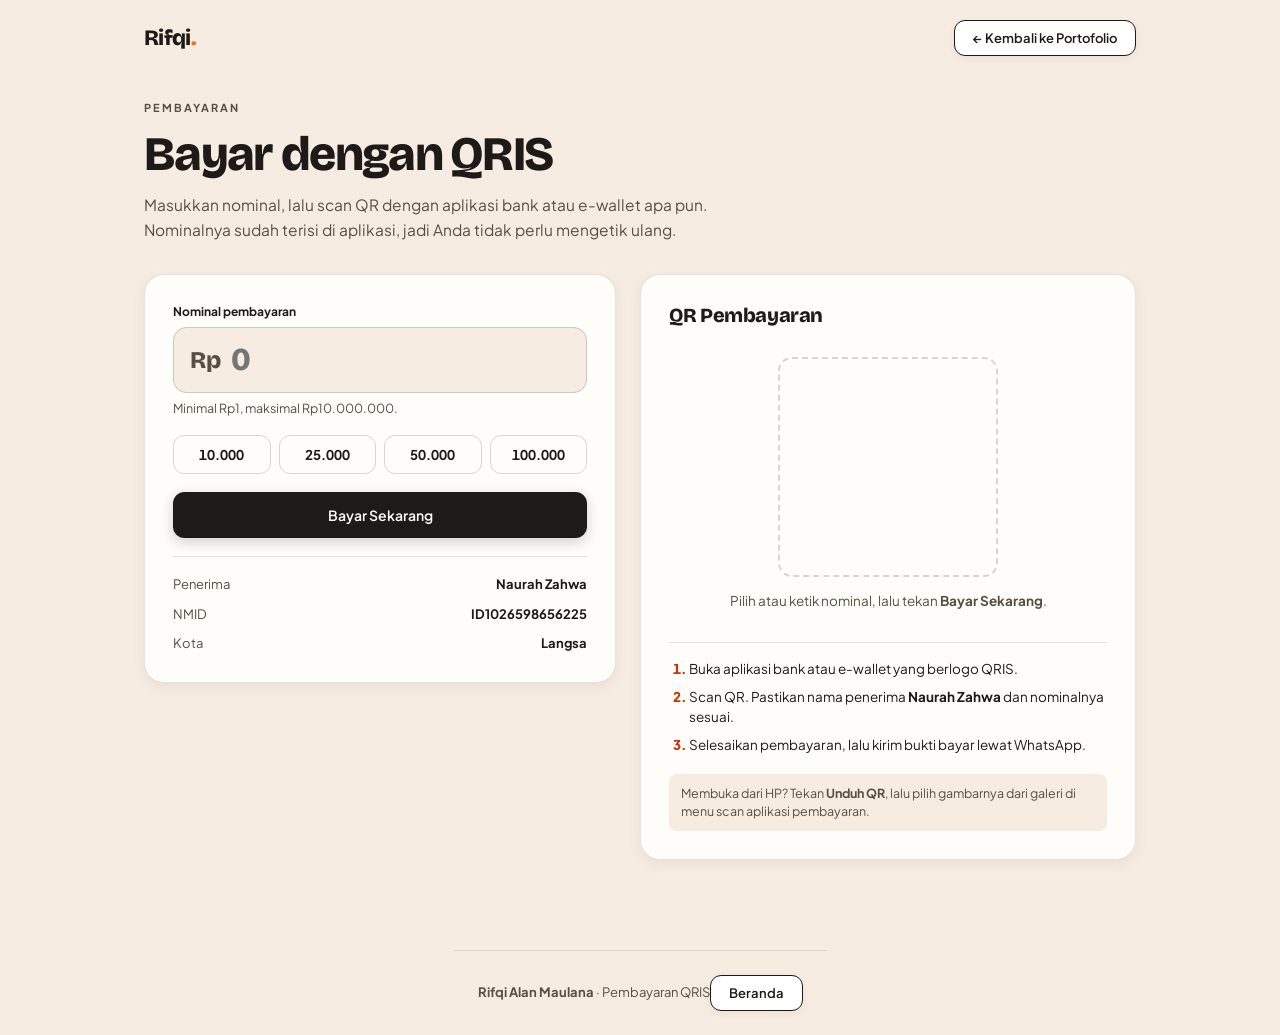
<file: bayar.html>
<!doctype html>
<html lang="id">
<head>
  <meta charset="utf-8">
  <meta name="viewport" content="width=device-width, initial-scale=1, viewport-fit=cover">
  <title>Pembayaran QRIS | Rifqi Alan Maulana</title>
  <meta name="description" content="Bayar dengan QRIS: masukkan nominal, lalu scan dengan aplikasi bank atau e-wallet apa pun.">
  <!-- Halaman masih tahap uji: jangan diindeks mesin pencari dulu. -->
  <meta name="robots" content="noindex, nofollow">

  <link rel="preconnect" href="https://fonts.googleapis.com">
  <link rel="preconnect" href="https://fonts.gstatic.com" crossorigin>
  <link href="https://fonts.googleapis.com/css2?family=Bricolage+Grotesque:opsz,wght@12..96,700;800&family=Plus+Jakarta+Sans:wght@400;500;600;700;800&display=swap" rel="stylesheet">

  <link rel="stylesheet" href="styles.css">
  <link rel="stylesheet" href="bayar.css">
</head>
<body class="pay-page">

  <header class="pay-top">
    <a class="pay-brand" href="/">Rifqi<i>.</i></a>
    <a class="btn btn-sm" href="/">← Kembali ke Portofolio</a>
  </header>

  <main class="pay-wrap">
    <div class="pay-intro">
      <div class="eyebrow">Pembayaran</div>
      <h1 class="pay-title">Bayar dengan QRIS</h1>
      <p class="pay-lead">
        Masukkan nominal, lalu scan QR dengan aplikasi bank atau e-wallet apa pun.
        Nominalnya sudah terisi di aplikasi, jadi Anda tidak perlu mengetik ulang.
      </p>
    </div>

    <div class="pay-grid">
      <form class="pay-card pay-form" id="pay-form" novalidate>
        <div class="form-group">
          <label for="pay-amount">Nominal pembayaran</label>
          <div class="pay-amount" id="pay-amount-box">
            <span aria-hidden="true">Rp</span>
            <input type="text" id="pay-amount" name="nominal" inputmode="numeric"
                   autocomplete="off" placeholder="0" aria-describedby="pay-hint">
          </div>
          <p class="pay-hint" id="pay-hint">Minimal Rp1, maksimal Rp10.000.000.</p>
        </div>

        <div class="pay-chips" role="group" aria-label="Pilihan nominal cepat">
          <button type="button" class="pay-chip" data-amount="10000">10.000</button>
          <button type="button" class="pay-chip" data-amount="25000">25.000</button>
          <button type="button" class="pay-chip" data-amount="50000">50.000</button>
          <button type="button" class="pay-chip" data-amount="100000">100.000</button>
        </div>

        <button type="submit" class="btn d pay-submit">Bayar Sekarang</button>

        <dl class="pay-merchant">
          <div><dt>Penerima</dt><dd id="pay-merchant-name">–</dd></div>
          <div><dt>NMID</dt><dd id="pay-merchant-nmid">–</dd></div>
          <div><dt>Kota</dt><dd id="pay-merchant-city">–</dd></div>
        </dl>
      </form>

      <section class="pay-card pay-result" id="pay-result" aria-live="polite" aria-labelledby="pay-result-title">
        <h2 class="pay-result-title" id="pay-result-title">QR Pembayaran</h2>

        <div class="pay-empty" id="pay-empty">
          <div class="pay-empty-box" aria-hidden="true"></div>
          <p>Pilih atau ketik nominal, lalu tekan <b>Bayar Sekarang</b>.</p>
        </div>

        <div class="pay-filled" id="pay-filled" hidden>
          <div class="pay-total">
            <span>Total dibayar</span>
            <strong id="pay-total">Rp0</strong>
          </div>
          <div class="pay-qr">
            <canvas id="pay-canvas" role="img" aria-label="Kode QRIS"></canvas>
          </div>
          <div class="pay-actions">
            <button type="button" class="btn" id="pay-download">Unduh QR</button>
            <a class="btn d" id="pay-wa" href="#" target="_blank" rel="noopener noreferrer">Konfirmasi via WhatsApp</a>
          </div>
        </div>

        <ol class="pay-steps">
          <li>Buka aplikasi bank atau e-wallet yang berlogo QRIS.</li>
          <li>Scan QR. Pastikan nama penerima <b id="pay-step-name">–</b> dan nominalnya sesuai.</li>
          <li>Selesaikan pembayaran, lalu kirim bukti bayar lewat WhatsApp.</li>
        </ol>
        <p class="pay-note">
          Membuka dari HP? Tekan <b>Unduh QR</b>, lalu pilih gambarnya dari galeri di menu scan aplikasi pembayaran.
        </p>
      </section>
    </div>
  </main>

  <footer class="site-footer">
    <div class="footer-left"><b>Rifqi Alan Maulana</b> · Pembayaran QRIS</div>
    <div class="footer-right"><a class="btn btn-sm" href="/">Beranda</a></div>
  </footer>

  <script src="vendor/qrcode-generator-1.4.4.js"></script>
  <script src="qris.js"></script>
  <script src="bayar.js"></script>
</body>
</html>
</file>
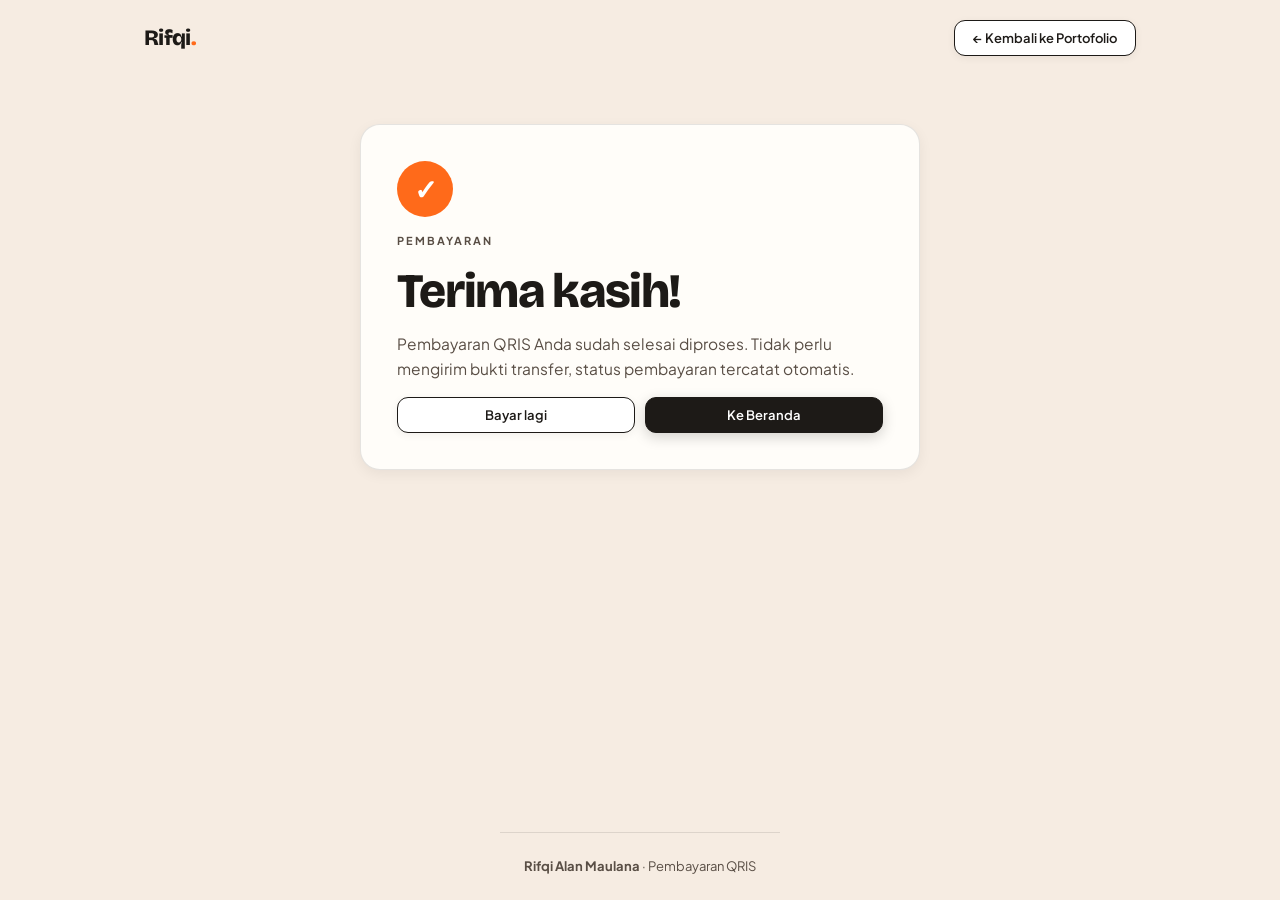
<file: terima-kasih.html>
<!doctype html>
<html lang="id">
<head>
  <meta charset="utf-8">
  <meta name="viewport" content="width=device-width, initial-scale=1, viewport-fit=cover">
  <title>Terima Kasih | Rifqi Alan Maulana</title>
  <meta name="robots" content="noindex, nofollow">

  <link rel="preconnect" href="https://fonts.googleapis.com">
  <link rel="preconnect" href="https://fonts.gstatic.com" crossorigin>
  <link href="https://fonts.googleapis.com/css2?family=Bricolage+Grotesque:opsz,wght@12..96,700;800&family=Plus+Jakarta+Sans:wght@400;500;600;700;800&display=swap" rel="stylesheet">

  <link rel="stylesheet" href="styles.css">
  <link rel="stylesheet" href="bayar.css">
</head>
<body class="pay-page">

  <header class="pay-top">
    <a class="pay-brand" href="/">Rifqi<i>.</i></a>
    <a class="btn btn-sm" href="/">← Kembali ke Portofolio</a>
  </header>

  <main class="pay-wrap">
    <div class="pay-card pay-thanks">
      <div class="pay-thanks-icon" aria-hidden="true">✓</div>
      <div class="eyebrow">Pembayaran</div>
      <h1 class="pay-title">Terima kasih!</h1>
      <p class="pay-lead">
        Pembayaran QRIS Anda sudah selesai diproses. Tidak perlu mengirim bukti transfer,
        status pembayaran tercatat otomatis.
      </p>
      <dl class="pay-merchant" id="pay-order-box" hidden>
        <div><dt>Nomor pesanan</dt><dd id="pay-order">–</dd></div>
      </dl>
      <div class="pay-actions">
        <a class="btn" href="/bayar">Bayar lagi</a>
        <a class="btn d" href="/">Ke Beranda</a>
      </div>
    </div>
  </main>

  <footer class="site-footer">
    <div class="footer-left"><b>Rifqi Alan Maulana</b> · Pembayaran QRIS</div>
  </footer>

  <script>
    (function () {
      var order = new URLSearchParams(location.search).get('order') || '';
      if (/^[A-Za-z0-9-]{1,64}$/.test(order)) {
        document.getElementById('pay-order').textContent = order;
        document.getElementById('pay-order-box').hidden = false;
      }
    })();
  </script>
</body>
</html>
</file>
<file: styles.css>
/* ==============================================================
   PORTOFOLIO: SOFTWARE DEVELOPER
   Stylesheet based on: Portofolio: Software Developer
   ============================================================== */

:root {
  --bg: #f6ece2;
  --ink: #1d1a17;
  --mute: #594e45;
  --or: #ff6a1a;
  --or-hover: #e55a10;
  --or-text: #c03808;
  --card: #fffdf9;
  --line: #0000001a;
  --line-strong: #00000028;
  --radius-sm: 8px;
  --radius-md: 14px;
  --radius-lg: 20px;
  --radius-full: 999px;
  --shadow-sm: 0 4px 14px rgba(0,0,0,0.06);
  --shadow-md: 0 10px 30px rgba(0,0,0,0.12);
  --shadow-lg: 0 16px 45px rgba(0,0,0,0.16);

  /* Button tokens (Light mode) */
  --btn-bg: #ffffff;
  --btn-text: #1d1a17;
  --btn-border: #1d1a17;
  --btn-hover-bg: #1d1a17;
  --btn-hover-text: #ffffff;

  --btn-d-bg: #1d1a17;
  --btn-d-text: #ffffff;
  --btn-d-border: #1d1a17;
  --btn-d-hover-bg: #ff6a1a;
  --btn-d-hover-text: #ffffff;

  box-sizing: border-box;
  padding-top: env(safe-area-inset-top, 0px);
  padding-bottom: env(safe-area-inset-bottom, 0px);
}

@media (prefers-color-scheme: dark) {
  :root:not([data-theme="light"]) {
    --bg: #1b1713;
    --ink: #f7efe6;
    --mute: #b5a99c;
    --card: #2a241e;
    --line: #ffffff24;

    /* Button tokens (Dark mode): Teks gelap kontras di atas tombol terang */
    --btn-bg: #2a241e;
    --btn-text: #f7efe6;
    --btn-border: rgba(255, 255, 255, 0.28);
    --btn-hover-bg: #f7efe6;
    --btn-hover-text: #1b1713;

    --btn-d-bg: #f7efe6;
    --btn-d-text: #1b1713;
    --btn-d-border: #f7efe6;
    --btn-d-hover-bg: #ff6a1a;
    --btn-d-hover-text: #ffffff;
  }
}

:root[data-theme="dark"] {
  --bg: #1b1713;
  --ink: #f7efe6;
  --mute: #b5a99c;
  --card: #2a241e;
  --line: #ffffff24;

  /* Button tokens (Dark mode): Teks gelap kontras di atas tombol terang */
  --btn-bg: #2a241e;
  --btn-text: #f7efe6;
  --btn-border: rgba(255, 255, 255, 0.28);
  --btn-hover-bg: #f7efe6;
  --btn-hover-text: #1b1713;

  --btn-d-bg: #f7efe6;
  --btn-d-text: #1b1713;
  --btn-d-border: #f7efe6;
  --btn-d-hover-bg: #ff6a1a;
  --btn-d-hover-text: #ffffff;
}

html {
  scroll-padding-top: env(safe-area-inset-top, 0px);
  scroll-behavior: smooth;
}

* {
  box-sizing: border-box;
  margin: 0;
}

:focus-visible {
  outline: 2px solid var(--or-text);
  outline-offset: 3px;
  border-radius: var(--radius-sm);
}

button, a[href], [role="button"] {
  cursor: pointer;
}

@media (prefers-reduced-motion: reduce) {
  html {
    scroll-behavior: auto;
  }
  *, *::before, *::after {
    animation-duration: 0.01ms !important;
    animation-iteration-count: 1 !important;
    transition-duration: 0.01ms !important;
  }
}

body {
  background: var(--bg);
  color: var(--ink);
  font: 400 15px/1.5 "Plus Jakarta Sans", system-ui, sans-serif;
  overflow-x: hidden;
}

.spacer {
  height: 950vh;
}

.stage {
  position: fixed;
  inset: 0;
  overflow: hidden;
  z-index: 10;
  pointer-events: none;
}

canvas#c {
  position: absolute;
  inset: 0;
  width: 100%;
  height: 100%;
  display: block;
  pointer-events: none;
}

.stage::after {
  content: "";
  position: absolute;
  inset: 0;
  pointer-events: none;
  background: linear-gradient(90deg, var(--bg) 0, color-mix(in srgb, var(--bg) 65%, transparent) 26%, transparent 50%);
}

/* ==============================================================
   1. FLOATING NAVIGATION BAR
   ============================================================== */

nav {
  position: fixed;
  z-index: 50;
  top: calc(12px + env(safe-area-inset-top, 0px));
  left: 50%;
  transform: translateX(-50%);
  width: min(880px, calc(100% - 24px));
  display: flex;
  align-items: center;
  gap: 20px;
  padding: 8px 12px 8px 20px;
  border-radius: 18px;
  background: var(--card);
  box-shadow: 0 6px 24px rgba(0, 0, 0, 0.1);
  border: 1px solid var(--line);
  font-size: 13px;
  backdrop-filter: blur(14px);
  -webkit-backdrop-filter: blur(14px);
  pointer-events: auto;
}

.brand-link {
  text-decoration: none;
  display: inline-flex;
  align-items: center;
}

nav b {
  font: 800 20px "Bricolage Grotesque", sans-serif;
  letter-spacing: -.04em;
  color: var(--ink);
}

nav b i {
  color: var(--or);
  font-style: normal;
}

.nav-links {
  display: flex;
  align-items: center;
  gap: 18px;
}

.nav-links a {
  color: var(--ink);
  text-decoration: none;
  font-weight: 500;
  cursor: pointer;
  transition: color 0.2s;
  padding: 6px 4px;
}

.nav-links a:hover {
  color: var(--or);
}

nav .sp {
  flex: 1;
}

.nav-actions {
  display: flex;
  align-items: center;
  gap: 8px;
}

.nav-menu-toggle {
  display: none;
  width: 40px;
  height: 40px;
  min-width: 40px;
  min-height: 40px;
  padding: 0;
  border-radius: 10px;
  border: 1.5px solid var(--btn-border);
  background: var(--btn-bg);
  cursor: pointer;
  align-items: center;
  justify-content: center;
  position: relative;
  transition: all 0.2s cubic-bezier(0.16, 1, 0.3, 1);
}

.nav-menu-toggle .menu-icon,
.nav-menu-toggle .menu-icon::before,
.nav-menu-toggle .menu-icon::after {
  display: block;
  width: 17px;
  height: 2px;
  background: var(--btn-text);
  border-radius: 2px;
  position: relative;
  transition: all 0.22s cubic-bezier(0.16, 1, 0.3, 1);
}

.nav-menu-toggle .menu-icon::before {
  content: "";
  position: absolute;
  top: -5px;
  left: 0;
}

.nav-menu-toggle .menu-icon::after {
  content: "";
  position: absolute;
  top: 5px;
  left: 0;
}

.nav-menu-toggle.active .menu-icon {
  background: transparent;
}

.nav-menu-toggle.active .menu-icon::before {
  top: 0;
  transform: rotate(45deg);
}

.nav-menu-toggle.active .menu-icon::after {
  top: 0;
  transform: rotate(-45deg);
}

.mobile-nav-drawer {
  position: fixed;
  top: calc(62px + env(safe-area-inset-top, 0px));
  left: 50%;
  transform: translateX(-50%) translateY(-10px);
  width: min(880px, calc(100% - 24px));
  background: var(--card);
  border: 1px solid var(--line);
  border-radius: 18px;
  box-shadow: 0 16px 40px rgba(0, 0, 0, 0.16);
  padding: 14px;
  opacity: 0;
  visibility: hidden;
  pointer-events: none;
  transition: opacity 0.25s ease, transform 0.25s ease, visibility 0.25s;
  z-index: 49;
  backdrop-filter: blur(16px);
  -webkit-backdrop-filter: blur(16px);
}

.mobile-nav-drawer.open {
  opacity: 1;
  visibility: visible;
  pointer-events: auto;
  transform: translateX(-50%) translateY(0);
}

.mobile-nav-items {
  display: flex;
  flex-direction: column;
  gap: 4px;
}

.mobile-nav-items a {
  display: flex;
  align-items: center;
  padding: 12px 14px;
  border-radius: 10px;
  color: var(--ink);
  font-weight: 600;
  font-size: 14px;
  text-decoration: none;
  min-height: 48px;
  cursor: pointer;
  transition: background 0.15s, color 0.15s;
}

.mobile-nav-items a:hover,
.mobile-nav-items a:active {
  background: rgba(0, 0, 0, 0.05);
  color: var(--or);
}

.mobile-nav-btns {
  display: flex;
  flex-direction: column;
  gap: 8px;
  margin-top: 10px;
  padding-top: 12px;
  border-top: 1px solid var(--line);
}

.btn {
  display: inline-flex;
  align-items: center;
  justify-content: center;
  text-align: center;
  text-decoration: none;
  border: 1.5px solid var(--btn-border);
  border-radius: 11px;
  padding: 9px 18px;
  font: 600 13px "Plus Jakarta Sans", sans-serif;
  cursor: pointer;
  background: var(--btn-bg);
  color: var(--btn-text);
  box-shadow: 0 2px 8px rgba(0, 0, 0, 0.06);
  transition: all 0.2s cubic-bezier(0.16, 1, 0.3, 1);
}

.btn:hover {
  background: var(--btn-hover-bg);
  color: var(--btn-hover-text);
  border-color: var(--btn-hover-bg);
  transform: translateY(-1px);
  box-shadow: 0 4px 12px rgba(0, 0, 0, 0.14);
}

.btn:focus-visible,
.btn.d:focus-visible {
  outline: 2px solid var(--or);
  outline-offset: 2px;
}

.btn.d {
  background: var(--btn-d-bg);
  color: var(--btn-d-text);
  border: 1.5px solid var(--btn-d-border);
  box-shadow: 0 4px 14px rgba(0, 0, 0, 0.18);
}

.btn.d:hover {
  background: var(--btn-d-hover-bg);
  border-color: var(--btn-d-hover-bg);
  color: var(--btn-d-hover-text);
  transform: translateY(-1px);
  box-shadow: 0 6px 18px rgba(255, 106, 26, 0.35);
}

/* ==============================================================
   2. SCROLLYTELLING FLOATING CARD (LEFT PANE)
   ============================================================== */

.copy {
  position: absolute;
  z-index: 30;
  left: max(24px, 16vw);
  top: 50%;
  transform: translateY(-46%);
  width: min(440px, 42vw);
  transition: opacity .28s, transform .28s;
  pointer-events: auto;
}

.copy.out {
  opacity: 0;
  transform: translateY(-43%);
}

.eyebrow {
  font-size: 11px;
  letter-spacing: .18em;
  text-transform: uppercase;
  color: var(--mute);
  font-weight: 700;
  margin-bottom: 12px;
}

h1 {
  font: 800 clamp(36px, 4.4vw, 58px)/.98 "Bricolage Grotesque", sans-serif;
  letter-spacing: -.04em;
  color: var(--ink);
}

h1 em {
  color: var(--or);
  font-style: normal;
  display: block;
}

.copy p {
  color: var(--mute);
  margin: 14px 0 18px;
  max-width: 390px;
  font-size: 14.5px;
  line-height: 1.55;
}

.card {
  background: var(--card);
  border-radius: var(--radius-md);
  padding: 16px;
  box-shadow: 0 10px 30px rgba(0,0,0,0.12);
  border: 1px solid var(--line);
  max-width: 360px;
  font-size: 12.5px;
}

.card > b {
  display: block;
  font-size: 12px;
  margin-bottom: 8px;
  text-transform: uppercase;
  letter-spacing: 0.04em;
}

.chips {
  display: flex;
  flex-wrap: wrap;
  gap: 6px;
  margin: 6px 0 10px 0;
}

.chips span {
  border: 1px solid var(--line);
  border-radius: var(--radius-full);
  padding: 3px 10px;
  font-size: 11px;
  background: rgba(0,0,0,0.03);
  font-weight: 600;
}

.hl {
  padding-left: 18px;
  margin: 10px 0 12px 0;
  color: var(--mute);
  font-size: 12px;
}

.hl li {
  margin-bottom: 4px;
}

.lnk {
  display: flex;
  gap: 8px;
  margin-top: 12px;
}

.lnk .btn {
  flex: 1;
}

.cta {
  display: flex;
  gap: 10px;
  margin-bottom: 22px;
}

.stats {
  display: flex;
  gap: 22px;
}

.stats div + div {
  border-left: 1px solid var(--line);
  padding-left: 22px;
}

.stats b {
  display: block;
  font: 800 24px "Bricolage Grotesque", sans-serif;
  line-height: 1.1;
  color: var(--ink);
}

.stats span {
  font-size: 11px;
  color: var(--mute);
}

.script {
  position: absolute;
  z-index: 25;
  right: 6vw;
  bottom: 15vh;
  font: 600 28px/1.05 "Caveat", cursive;
  transform: rotate(-7deg);
  transition: opacity .4s;
  pointer-events: none;
  color: var(--ink);
}

/* ==============================================================
   3. BOTTOM STEPPER PROGRESS BAR (7 SEGMEN)
   ============================================================== */

.prog {
  position: fixed;
  z-index: 40;
  left: max(20px, 2.5vw);
  right: max(20px, 2.5vw);
  bottom: calc(18px + env(safe-area-inset-bottom, 0px));
  display: flex;
  gap: 10px;
  align-items: flex-end;
}

.seg {
  width: min(9vw, 84px);
  font-size: 10px;
  color: var(--mute);
  font-weight: 500;
  flex: none;
  cursor: pointer;
  transition: color 0.2s;
}

.seg:hover {
  color: var(--or);
}

.seg.on {
  color: var(--ink);
  font-weight: 800;
}

.seg small {
  display: block;
  font-size: 9px;
  color: var(--mute);
}

.seg i {
  display: block;
  height: 2.5px;
  background: var(--line);
  margin: 4px 0 6px;
  position: relative;
  border-radius: 2px;
  overflow: hidden;
}

.seg i::after {
  content: "";
  position: absolute;
  inset: 0;
  background: var(--or);
  transform-origin: left;
  transform: scaleX(var(--f, 0));
  transition: transform 0.08s linear;
}

.hint {
  margin-left: auto;
  font-size: 11px;
  color: var(--mute);
  white-space: nowrap;
  font-weight: 600;
  cursor: pointer;
}

.hint:hover {
  color: var(--or);
}

/* ==============================================================
   4. MODAL KONTAK CEPAT
   ============================================================== */

.modal-overlay {
  position: fixed;
  top: 0;
  left: 0;
  width: 100vw;
  height: 100vh;
  background: rgba(29, 26, 23, 0.7);
  backdrop-filter: blur(8px);
  display: none;
  align-items: center;
  justify-content: center;
  z-index: 2000;
}

.modal-card {
  background: var(--card);
  width: 90%;
  max-width: 820px;
  min-height: 480px;
  border-radius: 24px;
  display: flex;
  overflow: hidden;
  position: relative;
  box-shadow: var(--shadow-lg);
  border: 1px solid var(--line);
}

.modal-close {
  position: absolute;
  top: 18px;
  right: 20px;
  background: rgba(0,0,0,0.06);
  border: none;
  width: 36px;
  height: 36px;
  border-radius: 50%;
  font-size: 1.1rem;
  cursor: pointer;
  display: flex;
  align-items: center;
  justify-content: center;
  z-index: 10;
  transition: all 0.2s;
}

.modal-close:hover {
  background: var(--ink);
  color: #fff;
}

.modal-sidebar {
  width: 300px;
  background: var(--bg);
  padding: 36px 28px;
  border-right: 1px solid var(--line);
  display: flex;
  flex-direction: column;
}

.modal-logo {
  font: 800 24px "Bricolage Grotesque", sans-serif;
  margin-bottom: 12px;
}

.modal-logo i {
  color: var(--or);
  font-style: normal;
}

.modal-bio {
  font-size: 13px;
  color: var(--mute);
  line-height: 1.6;
  margin-bottom: 24px;
}

.modal-status-badge {
  background: rgba(46, 139, 87, 0.15);
  color: #2e8b57;
  font-size: 11px;
  font-weight: 700;
  padding: 6px 12px;
  border-radius: var(--radius-full);
  margin-bottom: auto;
  align-self: flex-start;
}

.modal-contact-details {
  font-size: 12.5px;
  color: var(--ink);
  display: flex;
  flex-direction: column;
  gap: 8px;
  margin-top: 24px;
}

.modal-body {
  flex: 1;
  padding: 36px;
  display: flex;
  flex-direction: column;
}

.modal-body h2 {
  font: 800 1.6rem "Bricolage Grotesque", sans-serif;
  margin-bottom: 4px;
}

.wizard-sub {
  color: var(--mute);
  font-size: 13.5px;
  margin-bottom: 24px;
}

.contact-form {
  display: flex;
  flex-direction: column;
  gap: 16px;
}

.form-group {
  display: flex;
  flex-direction: column;
  gap: 6px;
}

.form-group label {
  font-size: 12px;
  font-weight: 700;
  color: var(--ink);
}

.form-group input,
.form-group textarea {
  padding: 11px 14px;
  border: 1.5px solid var(--line);
  border-radius: var(--radius-md);
  font-size: 13.5px;
  font-family: inherit;
  background: var(--card);
  color: var(--ink);
  outline: none;
}

.form-group input:focus,
.form-group textarea:focus {
  border-color: var(--or);
}

.form-actions {
  display: flex;
  justify-content: flex-end;
  gap: 10px;
  margin-top: 12px;
}

/* ==============================================================
   5. RESPONSIVE DESIGN (MOBILE & TABLET)
   ============================================================== */

/* ==============================================================
   5. RESPONSIVE DESIGN: 3D SCROLLYTELLING & NAVIGATION
   ============================================================== */

@media (max-width: 960px) {
  nav {
    gap: 14px;
    padding: 7px 10px 7px 16px;
  }
  .nav-links {
    gap: 12px;
  }
  .copy {
    left: max(16px, 8vw);
    width: min(420px, 46vw);
  }
}

@media (max-width: 820px) {
  .stage::after {
    background: linear-gradient(0deg, var(--bg) 0%, color-mix(in srgb, var(--bg) 85%, transparent) 40%, transparent 72%);
  }

  /* Mobile Navigation Header */
  nav {
    width: calc(100% - 20px);
    top: calc(8px + env(safe-area-inset-top, 0px));
    padding: 6px 8px 6px 14px;
  }
  .nav-links {
    display: none;
  }
  .nav-cv-btn {
    display: none;
  }
  .nav-menu-toggle {
    display: inline-flex;
  }

  /* Scrollytelling Mobile Bottom Card */
  .copy {
    top: auto;
    bottom: calc(52px + env(safe-area-inset-bottom, 0px));
    left: 12px;
    right: 12px;
    transform: none;
    width: auto;
    max-width: 520px;
    margin: 0 auto;
    background: var(--card);
    padding: 16px 18px;
    border-radius: var(--radius-lg);
    border: 1.5px solid var(--line);
    box-shadow: 0 16px 45px rgba(0, 0, 0, 0.18);
    backdrop-filter: blur(16px);
    -webkit-backdrop-filter: blur(16px);
    max-height: 48vh;
    overflow-y: auto;
    -webkit-overflow-scrolling: touch;
    z-index: 40;
  }

  .copy.out {
    transform: translateY(14px);
    opacity: 0;
  }

  .copy .eyebrow {
    font-size: 10px;
    letter-spacing: 0.14em;
    margin-bottom: 4px;
  }

  h1 {
    font-size: clamp(22px, 5.5vw, 28px);
    line-height: 1.06;
    margin-bottom: 6px;
  }

  .copy p {
    font-size: 13px;
    line-height: 1.45;
    margin: 4px 0 10px;
    display: -webkit-box;
    -webkit-line-clamp: 2;
    -webkit-box-orient: vertical;
    overflow: hidden;
  }

  /* Mobile card details */
  .card {
    padding: 10px 12px;
    margin: 0 0 8px;
    border-radius: var(--radius-sm);
    background: rgba(0, 0, 0, 0.03);
    border: 1px solid var(--line);
    box-shadow: none;
  }

  .card > b {
    font-size: 11px;
    margin-bottom: 4px;
  }

  .chips {
    gap: 4px;
    margin: 4px 0 8px;
  }

  .chips span {
    padding: 2px 7px;
    font-size: 10px;
  }

  .hl {
    display: none;
  }

  .lnk {
    margin-top: 6px;
    gap: 6px;
  }

  .lnk .btn {
    padding: 8px 10px;
    font-size: 12px;
    min-height: 40px;
  }

  .cta {
    gap: 8px;
    margin-bottom: 0;
  }

  .cta .btn {
    flex: 1;
    padding: 9px 12px;
    font-size: 12px;
    min-height: 44px;
  }

  .stats {
    display: none;
  }

  .script {
    display: none;
  }

  /* Progress bar di mobile */
  .prog {
    bottom: calc(10px + env(safe-area-inset-bottom, 0px));
    left: 12px;
    right: 12px;
    gap: 5px;
  }

  .seg {
    width: auto;
    flex: 1;
    font-size: 0;
  }

  .seg i {
    height: 3px;
    border-radius: 2px;
  }

  .hint {
    display: none;
  }

  /* Modal Kontak di mobile */
  .modal-card {
    flex-direction: column;
    width: 94%;
    max-height: 90vh;
    overflow-y: auto;
    -webkit-overflow-scrolling: touch;
    border-radius: 20px;
  }

  .modal-sidebar {
    width: 100%;
    border-right: none;
    border-bottom: 1px solid var(--line);
    padding: 24px 20px;
  }

  .modal-body {
    padding: 24px 20px;
  }
}


/* ==============================================================
   6. NORMAL CONTENT (WEBSITE BIASA SETELAH TUR 3D)
   ============================================================== */

.normal-content {
  position: relative;
  z-index: 60;
  background-color: var(--bg);
  min-height: 100vh;
  box-shadow: 0 -24px 60px rgba(0, 0, 0, 0.16);
  border-top: 1.5px solid var(--line);
  padding: 60px 0 80px;
  isolation: isolate;
}

.section-hero {
  max-width: 900px;
  margin: 30px auto 40px;
  padding: 40px 24px;
  text-align: center;
}

.badge-pill {
  display: inline-block;
  background: rgba(46, 139, 87, 0.14);
  color: #2e8b57;
  font-size: 12px;
  font-weight: 700;
  padding: 5px 16px;
  border-radius: var(--radius-full);
  margin-bottom: 18px;
}

.hero-title {
  font: 800 clamp(36px, 5vw, 62px) / 1.02 "Bricolage Grotesque", sans-serif;
  letter-spacing: -0.04em;
  color: var(--ink);
  margin-bottom: 16px;
}

.hero-subtitle {
  font-size: 17px;
  color: var(--mute);
  max-width: 680px;
  margin: 0 auto 28px;
  line-height: 1.6;
}

.hero-cta {
  display: flex;
  gap: 12px;
  justify-content: center;
  flex-wrap: wrap;
  margin-bottom: 40px;
}

.stats-row {
  display: flex;
  justify-content: center;
  gap: 36px;
  padding-top: 24px;
  border-top: 1px solid var(--line);
  max-width: 640px;
  margin: 0 auto;
}

.stat-item {
  text-align: center;
}

.stat-item b {
  display: block;
  font: 800 30px "Bricolage Grotesque", sans-serif;
  color: var(--or);
  line-height: 1.1;
}

.stat-item span {
  font-size: 12px;
  color: var(--mute);
  font-weight: 600;
}

.content-section {
  max-width: 1040px;
  margin: 70px auto;
  padding: 0 24px;
}

.section-title {
  font: 800 clamp(26px, 3.5vw, 36px) / 1.15 "Bricolage Grotesque", sans-serif;
  letter-spacing: -0.03em;
  color: var(--ink);
  margin-bottom: 28px;
}

.about-grid {
  display: grid;
  grid-template-columns: 1fr 1fr;
  gap: 24px;
}

.about-card {
  background: var(--card);
  padding: 32px;
  border-radius: var(--radius-lg);
  border: 1px solid var(--line);
  box-shadow: var(--shadow-sm);
}

.about-card h3 {
  font: 800 20px "Bricolage Grotesque", sans-serif;
  margin-bottom: 12px;
  color: var(--ink);
}

.about-card p {
  color: var(--mute);
  margin-bottom: 12px;
  font-size: 14.5px;
}

.check-list {
  list-style: none;
  padding-left: 0;
  margin-top: 14px;
}

.check-list li {
  position: relative;
  padding-left: 22px;
  margin-bottom: 8px;
  font-size: 13.5px;
  color: var(--ink);
  font-weight: 500;
}

.check-list li::before {
  content: "✓";
  position: absolute;
  left: 0;
  color: var(--or);
  font-weight: 800;
}

.projects-grid {
  display: grid;
  grid-template-columns: repeat(auto-fit, minmax(min(100%, 280px), 1fr));
  gap: 22px;
}

.project-card {
  background: var(--card);
  padding: 26px;
  border-radius: var(--radius-lg);
  border: 1px solid var(--line);
  box-shadow: var(--shadow-sm);
  display: flex;
  flex-direction: column;
  transition: transform 0.2s, box-shadow 0.2s;
}

.project-card:hover {
  transform: translateY(-3px);
  box-shadow: var(--shadow-md);
}

.project-tag {
  font-size: 11px;
  font-weight: 700;
  color: var(--or);
  text-transform: uppercase;
  letter-spacing: 0.1em;
  margin-bottom: 6px;
}

.project-card h3 {
  font: 800 22px "Bricolage Grotesque", sans-serif;
  color: var(--ink);
  margin-bottom: 4px;
}

.project-tagline {
  font-size: 12px;
  color: var(--mute);
  font-weight: 600;
  margin-bottom: 10px;
}

.project-desc {
  font-size: 13.5px;
  color: var(--mute);
  margin-bottom: 14px;
  flex-grow: 1;
}

.project-highlights {
  list-style: none;
  padding: 0;
  margin-bottom: 18px;
  font-size: 12.5px;
  color: var(--mute);
}

.project-highlights li {
  position: relative;
  padding-left: 16px;
  margin-bottom: 4px;
}

.project-highlights li::before {
  content: "•";
  position: absolute;
  left: 4px;
  color: var(--or);
  font-weight: bold;
}

.project-links {
  display: flex;
  gap: 8px;
  margin-top: auto;
}

.project-links a,
.project-links button {
  flex: 1;
  text-align: center;
}

/* ==============================================================
   7 DOMAIN SPESIALISASI SKILLS (DARK MATTE CARDS)
   ============================================================== */

.skills-showcase-grid {
  display: grid;
  grid-template-columns: repeat(auto-fit, minmax(min(100%, 280px), 1fr));
  gap: 22px;
}

.skill-card {
  background: #171513;
  color: #f7efe6;
  padding: 28px 24px;
  border-radius: var(--radius-lg);
  border: 1px solid rgba(255, 255, 255, 0.09);
  box-shadow: 0 10px 28px rgba(0, 0, 0, 0.18);
  display: flex;
  flex-direction: column;
  transition: transform 0.25s cubic-bezier(0.16, 1, 0.3, 1), border-color 0.25s, box-shadow 0.25s;
}

.skill-card:hover {
  transform: translateY(-3px);
  border-color: rgba(255, 106, 26, 0.4);
  box-shadow: 0 16px 40px rgba(0, 0, 0, 0.28);
}

.skill-card-top {
  display: flex;
  align-items: center;
  justify-content: space-between;
  gap: 12px;
  margin-bottom: 16px;
}

.skill-num {
  font-family: ui-monospace, SFMono-Regular, Menlo, Monaco, Consolas, monospace;
  font-size: 12px;
  font-weight: 700;
  color: #8c827a;
  letter-spacing: 0.08em;
}

.skill-icons-row {
  display: flex;
  align-items: center;
  gap: 6px;
  flex-wrap: wrap;
}

.skill-icon-badge {
  width: 32px;
  height: 32px;
  border-radius: 8px;
  background: rgba(255, 255, 255, 0.06);
  border: 1px solid rgba(255, 255, 255, 0.08);
  display: flex;
  align-items: center;
  justify-content: center;
  transition: transform 0.2s, background 0.2s;
}

.skill-icon-badge:hover {
  transform: scale(1.1);
  background: rgba(255, 255, 255, 0.12);
}

.skill-pills {
  display: flex;
  flex-wrap: wrap;
  gap: 6px;
  margin-bottom: 18px;
}

.skill-pills span {
  background: rgba(255, 255, 255, 0.05);
  border: 1px solid rgba(255, 255, 255, 0.12);
  color: #ded6cf;
  font-size: 11px;
  font-weight: 500;
  padding: 3px 10px;
  border-radius: var(--radius-full);
}

.skill-card h3 {
  font: 800 20px/1.2 "Bricolage Grotesque", sans-serif;
  letter-spacing: -0.02em;
  color: #ffffff;
  margin-bottom: 8px;
}

.skill-card p {
  font-size: 13.5px;
  color: #a49a90;
  line-height: 1.55;
  margin: 0;
}

.timeline {
  display: flex;
  flex-direction: column;
  gap: 20px;
  position: relative;
  padding-left: 20px;
  border-left: 2px solid var(--line);
}

.timeline-item {
  position: relative;
  background: var(--card);
  padding: 22px;
  border-radius: var(--radius-md);
  border: 1px solid var(--line);
}

.timeline-dot {
  position: absolute;
  left: -29px;
  top: 24px;
  width: 14px;
  height: 14px;
  border-radius: 50%;
  background: var(--or);
  border: 3px solid var(--bg);
}

.timeline-date {
  font-size: 11.5px;
  color: var(--or);
  font-weight: 700;
  text-transform: uppercase;
  margin-bottom: 4px;
}

.timeline-item h4 {
  font: 800 17px "Bricolage Grotesque", sans-serif;
  color: var(--ink);
  margin-bottom: 6px;
}

.timeline-item p {
  font-size: 13.5px;
  color: var(--mute);
}

.contact-box {
  background: var(--card);
  border: 1px solid var(--line);
  border-radius: 28px;
  padding: 42px;
  display: grid;
  grid-template-columns: 1fr 1fr;
  gap: 40px;
  box-shadow: var(--shadow-md);
}

.contact-lead {
  font-size: 15px;
  color: var(--mute);
  line-height: 1.6;
  margin-bottom: 24px;
}

.contact-items {
  display: flex;
  flex-direction: column;
  gap: 14px;
}

.c-item span {
  display: block;
  font-size: 11.5px;
  font-weight: 700;
  color: var(--mute);
  text-transform: uppercase;
  letter-spacing: 0.05em;
}

.c-item strong, .c-item a {
  font-size: 14px;
  color: var(--ink);
  text-decoration: none;
}

.c-item a:hover {
  color: var(--or);
}

.site-footer {
  max-width: 1040px;
  margin: 50px auto 0;
  padding: 24px;
  border-top: 1px solid var(--line);
  display: flex;
  align-items: center;
  justify-content: space-between;
  font-size: 13px;
  color: var(--mute);
}

/* ==============================================================
   7. RESPONSIVE DESIGN: NORMAL CONTENT & SECTIONS
   ============================================================== */

@media (max-width: 960px) {
  .content-section {
    margin: 50px auto;
    padding: 0 20px;
  }
  .about-grid {
    grid-template-columns: 1fr;
    gap: 20px;
  }
  .contact-box {
    grid-template-columns: 1fr;
    gap: 32px;
    padding: 32px 24px;
  }
}

@media (max-width: 680px) {
  .normal-content {
    padding: 40px 0 60px;
  }
  .section-hero {
    margin: 10px auto 30px;
    padding: 20px 16px;
  }
  .hero-title {
    font-size: clamp(30px, 8vw, 42px);
  }
  .hero-subtitle {
    font-size: 15px;
    margin-bottom: 24px;
  }
  .hero-cta {
    flex-direction: column;
    width: 100%;
    gap: 10px;
  }
  .hero-cta .btn {
    width: 100%;
    min-height: 44px;
  }
  .stats-row {
    flex-direction: row;
    flex-wrap: wrap;
    justify-content: space-around;
    gap: 16px;
    padding-top: 20px;
  }
  .stat-item b {
    font-size: 26px;
  }
  .content-section {
    margin: 40px auto;
    padding: 0 16px;
  }
  .section-title {
    font-size: 24px;
    margin-bottom: 20px;
  }
  .project-card,
  .skill-card,
  .about-card {
    padding: 20px 18px;
  }
  .project-links {
    flex-direction: column;
    gap: 8px;
  }
  .project-links .btn {
    width: 100%;
    min-height: 44px;
  }
  .contact-box {
    padding: 24px 18px;
    border-radius: 20px;
  }
  .site-footer {
    flex-direction: column;
    gap: 14px;
    text-align: center;
    padding: 24px 16px;
  }
  .btn, .modal-close {
    min-height: 44px;
    min-width: 44px;
  }
}

@media (max-width: 400px) {
  nav {
    width: calc(100% - 16px);
    padding: 6px 8px 6px 12px;
  }
  nav b {
    font-size: 18px;
  }
  .nav-contact-btn {
    padding: 7px 12px;
    font-size: 12px;
  }
  .hero-title {
    font-size: 28px;
  }
  .stats-row {
    flex-direction: column;
    gap: 12px;
  }
  .stat-item {
    display: flex;
    align-items: center;
    justify-content: space-between;
    text-align: left;
    border-bottom: 1px solid var(--line);
    padding-bottom: 8px;
  }
  .stat-item b {
    font-size: 22px;
  }
  .copy {
    left: 8px;
    right: 8px;
    padding: 14px 16px;
  }
}
</file>
<file: bayar.css>
/* ==============================================================
   HALAMAN PEMBAYARAN QRIS (bayar.html)
   Memakai token warna, tombol, dan form dari styles.css.
   ============================================================== */

.pay-page {
  min-height: 100vh;
  display: flex;
  flex-direction: column;
}

.pay-top {
  max-width: 1040px;
  width: 100%;
  margin: 0 auto;
  padding: 20px 24px;
  display: flex;
  align-items: center;
  justify-content: space-between;
  gap: 12px;
}

.pay-brand {
  font: 800 22px "Bricolage Grotesque", sans-serif;
  letter-spacing: -0.03em;
  color: var(--ink);
  text-decoration: none;
}

.pay-brand i {
  color: var(--or);
  font-style: normal;
}

.pay-wrap {
  flex: 1;
  max-width: 1040px;
  width: 100%;
  margin: 24px auto 40px;
  padding: 0 24px;
}

.pay-intro {
  max-width: 620px;
  margin-bottom: 32px;
}

.pay-title {
  font: 800 clamp(32px, 4.4vw, 48px) / 1.05 "Bricolage Grotesque", sans-serif;
  letter-spacing: -0.035em;
  color: var(--ink);
  margin-bottom: 14px;
}

.pay-lead {
  color: var(--mute);
  font-size: 15.5px;
  line-height: 1.6;
}

.pay-grid {
  display: grid;
  grid-template-columns: minmax(0, 1fr) minmax(0, 1.05fr);
  gap: 24px;
  align-items: start;
}

.pay-card {
  background: var(--card);
  border: 1px solid var(--line);
  border-radius: var(--radius-lg);
  box-shadow: var(--shadow-sm);
  padding: 28px;
  min-width: 0;
}

.pay-form {
  display: flex;
  flex-direction: column;
  gap: 18px;
}

/* --- Input nominal --- */

.pay-amount {
  display: flex;
  align-items: center;
  gap: 10px;
  padding: 6px 16px;
  border: 1.5px solid var(--line-strong);
  border-radius: var(--radius-md);
  background: var(--bg);
  transition: border-color 0.2s;
}

.pay-amount:focus-within {
  border-color: var(--or);
}

.pay-amount.is-error {
  border-color: #d12c2c;
}

.pay-amount span {
  font: 800 24px "Bricolage Grotesque", sans-serif;
  color: var(--mute);
}

.form-group .pay-amount input {
  flex: 1;
  width: 100%;
  min-width: 0;
  border: 0;
  padding: 8px 0;
  background: transparent;
  font: 800 32px/1.1 "Bricolage Grotesque", sans-serif;
  letter-spacing: -0.02em;
  color: var(--ink);
  font-variant-numeric: tabular-nums;
}

.pay-hint {
  font-size: 12.5px;
  color: var(--mute);
}

.pay-amount.is-error + .pay-hint {
  color: #d12c2c;
  font-weight: 600;
}

@media (prefers-color-scheme: dark) {
  :root:not([data-theme="light"]) .pay-amount.is-error { border-color: #ff7b7b; }
  :root:not([data-theme="light"]) .pay-amount.is-error + .pay-hint { color: #ff7b7b; }
}
:root[data-theme="dark"] .pay-amount.is-error { border-color: #ff7b7b; }
:root[data-theme="dark"] .pay-amount.is-error + .pay-hint { color: #ff7b7b; }

/* --- Pilihan nominal cepat --- */

.pay-chips {
  display: grid;
  grid-template-columns: repeat(4, minmax(0, 1fr));
  gap: 8px;
}

.pay-chip {
  padding: 10px 6px;
  border: 1.5px solid var(--line-strong);
  border-radius: 11px;
  background: transparent;
  color: var(--ink);
  font: 700 13.5px "Plus Jakarta Sans", sans-serif;
  font-variant-numeric: tabular-nums;
  transition: all 0.2s cubic-bezier(0.16, 1, 0.3, 1);
}

.pay-chip:hover {
  border-color: var(--ink);
}

.pay-chip[aria-pressed="true"] {
  background: var(--or);
  border-color: var(--or);
  color: #ffffff;
}

.pay-submit {
  width: 100%;
  padding: 13px 18px;
  font-size: 14px;
}

.pay-submit:disabled {
  opacity: 0.5;
  cursor: not-allowed;
}

/* --- Info merchant --- */

.pay-merchant {
  display: grid;
  gap: 10px;
  padding-top: 18px;
  border-top: 1px solid var(--line);
  font-size: 13px;
}

.pay-merchant div {
  display: flex;
  justify-content: space-between;
  gap: 12px;
}

.pay-merchant dt {
  color: var(--mute);
}

.pay-merchant[hidden] {
  display: none;
}

.pay-merchant dd {
  margin: 0;
  font-weight: 700;
  text-align: right;
  overflow-wrap: anywhere;
}

/* --- Panel QR --- */

.pay-result {
  display: flex;
  flex-direction: column;
  gap: 18px;
}

.pay-result-title {
  font: 800 20px "Bricolage Grotesque", sans-serif;
  letter-spacing: -0.02em;
}

.pay-empty {
  display: flex;
  flex-direction: column;
  align-items: center;
  gap: 14px;
  padding: 12px 0;
  text-align: center;
  color: var(--mute);
  font-size: 13.5px;
}

.pay-empty-box {
  width: min(220px, 70%);
  aspect-ratio: 1;
  border: 2px dashed var(--line-strong);
  border-radius: var(--radius-md);
}

.pay-filled {
  display: flex;
  flex-direction: column;
  align-items: center;
  gap: 16px;
}

.pay-filled[hidden],
.pay-empty[hidden] {
  display: none;
}

.pay-total {
  display: flex;
  flex-direction: column;
  align-items: center;
  gap: 2px;
}

.pay-total span {
  font-size: 12px;
  font-weight: 700;
  letter-spacing: 0.12em;
  text-transform: uppercase;
  color: var(--mute);
}

.pay-total strong {
  font: 800 clamp(30px, 4vw, 38px) "Bricolage Grotesque", sans-serif;
  letter-spacing: -0.03em;
  color: var(--or-text);
  font-variant-numeric: tabular-nums;
}

@media (prefers-color-scheme: dark) {
  :root:not([data-theme="light"]) .pay-total strong { color: var(--or); }
}
:root[data-theme="dark"] .pay-total strong { color: var(--or); }

/* QR selalu hitam di atas putih supaya terbaca di tema apa pun. */
.pay-qr {
  background: #ffffff;
  border-radius: var(--radius-md);
  padding: 6px;
  box-shadow: var(--shadow-sm);
  width: min(300px, 100%);
}

.pay-qr canvas {
  display: block;
  width: 100%;
  height: auto;
  image-rendering: pixelated;
}

.pay-actions {
  display: grid;
  grid-template-columns: 1fr 1fr;
  gap: 10px;
  width: 100%;
}

.pay-steps {
  margin: 0;
  padding: 16px 0 0 20px;
  border-top: 1px solid var(--line);
  display: grid;
  gap: 8px;
  font-size: 13.5px;
  color: var(--ink);
}

.pay-steps li::marker {
  color: var(--or-text);
  font-weight: 800;
}

.pay-note {
  font-size: 12.5px;
  color: var(--mute);
  background: var(--bg);
  border-radius: var(--radius-sm);
  padding: 10px 12px;
}

/* --- Halaman terima kasih --- */

.pay-thanks {
  max-width: 560px;
  margin: 24px auto 0;
  display: flex;
  flex-direction: column;
  gap: 16px;
  padding: 36px;
}

.pay-thanks .eyebrow,
.pay-thanks .pay-title {
  margin-bottom: 0;
}

.pay-thanks-icon {
  width: 56px;
  height: 56px;
  display: grid;
  place-items: center;
  border-radius: var(--radius-full);
  background: var(--or);
  color: #ffffff;
  font: 800 28px "Plus Jakarta Sans", sans-serif;
}

/* --- Responsif --- */

@media (max-width: 820px) {
  .pay-grid {
    grid-template-columns: minmax(0, 1fr);
  }
}

@media (max-width: 480px) {
  .pay-top,
  .pay-wrap {
    padding-left: 16px;
    padding-right: 16px;
  }

  .pay-top .btn {
    padding: 8px 12px;
  }

  .pay-card {
    padding: 20px;
  }

  .pay-chips {
    grid-template-columns: repeat(2, minmax(0, 1fr));
  }

  .pay-actions {
    grid-template-columns: 1fr;
  }

  .site-footer {
    flex-direction: column;
    gap: 12px;
    text-align: center;
  }
}
</file>
